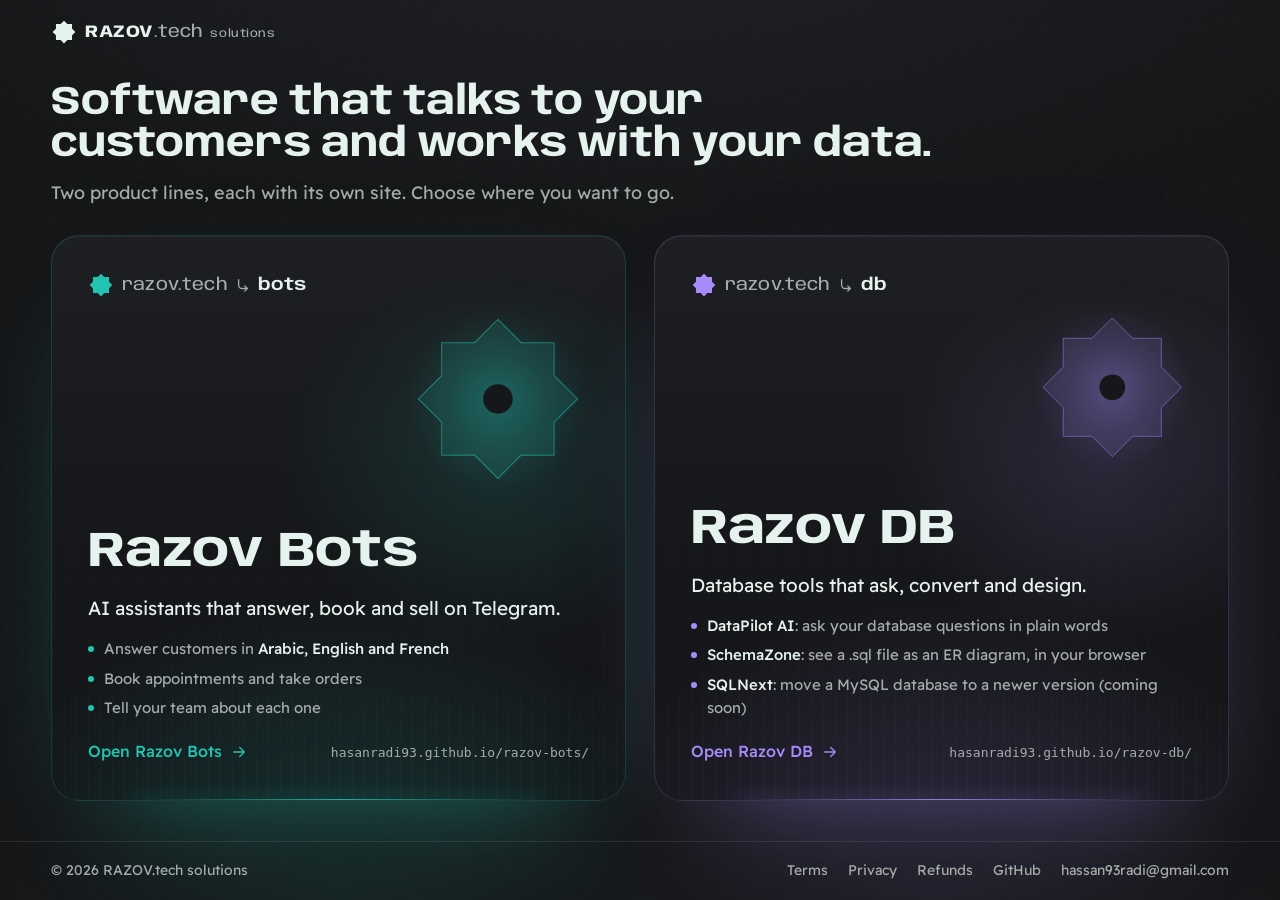
<file: index.html>
<!doctype html>
<html lang="en">
<head>
  <meta charset="utf-8">
  <meta name="viewport" content="width=device-width, initial-scale=1">
  <title>RAZOV.tech solutions | Razov Bots and Razov DB</title>
  <meta name="description" content="RAZOV.tech solutions makes AI assistants that answer, book and sell on Telegram (Razov Bots), and database tools that ask, convert and design (Razov DB: DataPilot AI, SchemaZone and SQLNext).">
  <link rel="canonical" href="https://hasanradi93.github.io/">
  <meta name="color-scheme" content="dark">
  <meta name="theme-color" content="#111214">
  <link rel="icon" href="favicon.svg" type="image/svg+xml">
  <link rel="apple-touch-icon" href="assets/img/apple-touch-icon.png">
  <meta property="og:type" content="website">
  <meta property="og:site_name" content="RAZOV.tech solutions">
  <meta property="og:title" content="RAZOV.tech solutions: Razov Bots and Razov DB">
  <meta property="og:description" content="AI assistants that answer, book and sell on Telegram, and database tools that ask, convert and design.">
  <meta property="og:url" content="https://hasanradi93.github.io/">
  <meta name="twitter:card" content="summary">
  <meta name="twitter:title" content="RAZOV.tech solutions: Razov Bots and Razov DB">
  <meta name="twitter:description" content="AI assistants that answer, book and sell on Telegram, and database tools that ask, convert and design.">
  <link rel="preload" href="assets/fonts/anybody-latin.woff2" as="font" type="font/woff2" crossorigin>
  <link rel="preload" href="assets/fonts/readex-pro-latin.woff2" as="font" type="font/woff2" crossorigin>
  <link rel="stylesheet" href="assets/css/base.css">
  <link rel="stylesheet" href="assets/css/hub.css">
  <script type="application/ld+json">
    {
      "@context": "https://schema.org",
      "@type": "Organization",
      "name": "RAZOV.tech solutions",
      "url": "https://hasanradi93.github.io/",
      "logo": "https://hasanradi93.github.io/assets/img/logo-mark.svg",
      "email": "hassan93radi@gmail.com",
      "sameAs": ["https://github.com/hasanradi93"]
    }
  </script>
</head>
<body class="hub-page">
  <a class="skip-link" href="#main">Skip to content</a>

  <svg class="icon-sprite" aria-hidden="true" focusable="false" xmlns="http://www.w3.org/2000/svg">
    <symbol id="star" viewBox="0 0 32 32"><path fill="currentColor" d="M16 2 20.09 6.11 25.9 6.1 25.89 11.91 30 16 25.89 20.09 25.9 25.9 20.09 25.89 16 30 11.91 25.89 6.1 25.9 6.11 20.09 2 16 6.11 11.91 6.1 6.1 11.91 6.11Z"/></symbol>
    <symbol id="i-arrow" viewBox="0 0 24 24"><path d="M5 12h14M13 6l6 6-6 6"/></symbol>
  </svg>

  <header class="bar">
    <!-- The razov.tech brand, as in Razov Bots' header. At the parent it reads RAZOV.tech solutions. -->
    <a class="brand" href="./">
      <svg class="brand-mark" viewBox="0 0 32 32" aria-hidden="true" focusable="false"><use href="#star"/></svg>
      <span><span class="brand-name">Razov</span><span class="brand-tld">.tech</span> <span class="brand-sub">solutions</span></span>
    </a>
  </header>

  <main id="main" class="hub" aria-labelledby="hub-title">
    <div class="hub__intro">
      <h1 id="hub-title">Software that talks to your customers and works with your data.</h1>
      <p class="hub__lead">Two product lines, each with its own site. Choose where you want to go.</p>
    </div>

    <div class="doors">
      <article class="door door--bots" aria-labelledby="door-bots">
        <p class="door__lockup" aria-hidden="true">
          <svg class="brand-mark" viewBox="0 0 32 32" focusable="false"><use href="#star"/></svg>
          razov.tech
          <svg class="brand-branch" viewBox="0 0 16 16" focusable="false"><path d="M3 2v6a4 4 0 0 0 4 4h6M10 9l3 3-3 3"/></svg>
          <b>bots</b>
        </p>
        <div class="door__light" aria-hidden="true"><svg class="door__star" viewBox="0 0 32 32" focusable="false"><use href="#star"/><circle cx="16" cy="16" r="2.6"/></svg></div>
        <h2 id="door-bots"><a href="/razov-bots/">Razov Bots</a></h2>
        <p class="door__text">AI assistants that answer, book and sell on Telegram.</p>
        <ul class="door__list">
          <li><span>Answer customers in <strong>Arabic, English and French</strong></span></li>
          <li><span>Book appointments and take orders</span></li>
          <li><span>Tell your team about each one</span></li>
        </ul>
        <div class="door__foot">
          <p class="door__go" aria-hidden="true">Open Razov Bots <svg class="icon" viewBox="0 0 24 24" focusable="false"><use href="#i-arrow"/></svg></p>
          <p class="door__path">hasanradi93.github.io/razov-bots/</p>
        </div>
        <span class="door__sill" aria-hidden="true"></span>
      </article>

      <article class="door door--db" aria-labelledby="door-db">
        <p class="door__lockup" aria-hidden="true">
          <svg class="brand-mark" viewBox="0 0 32 32" focusable="false"><use href="#star"/></svg>
          razov.tech
          <svg class="brand-branch" viewBox="0 0 16 16" focusable="false"><path d="M3 2v6a4 4 0 0 0 4 4h6M10 9l3 3-3 3"/></svg>
          <b>db</b>
        </p>
        <div class="door__light" aria-hidden="true"><svg class="door__star" viewBox="0 0 32 32" focusable="false"><use href="#star"/><circle cx="16" cy="16" r="2.6"/></svg></div>
        <h2 id="door-db"><a href="/razov-db/">Razov DB</a></h2>
        <p class="door__text">Database tools that ask, convert and design.</p>
        <ul class="door__list">
          <li><span><strong>DataPilot AI</strong>: ask your database questions in plain words</span></li>
          <li><span><strong>SchemaZone</strong>: see a .sql file as an ER diagram, in your browser</span></li>
          <li><span><strong>SQLNext</strong>: move a MySQL database to a newer version (coming soon)</span></li>
        </ul>
        <div class="door__foot">
          <p class="door__go" aria-hidden="true">Open Razov DB <svg class="icon" viewBox="0 0 24 24" focusable="false"><use href="#i-arrow"/></svg></p>
          <p class="door__path">hasanradi93.github.io/razov-db/</p>
        </div>
        <span class="door__sill" aria-hidden="true"></span>
      </article>
    </div>
  </main>

  <footer class="foot">
    <p>© 2026 RAZOV.tech solutions</p>
    <nav aria-label="Legal and contact">
      <a href="/razov-db/legal.html#terms">Terms</a>
      <a href="/razov-db/legal.html#privacy">Privacy</a>
      <a href="/razov-db/legal.html#refunds">Refunds</a>
      <a href="https://github.com/hasanradi93">GitHub</a>
      <a href="mailto:hassan93radi@gmail.com">hassan93radi@gmail.com</a>
    </nav>
  </footer>
</body>
</html>
</file>
<file: assets/css/base.css>
/* RAZOV.tech solutions hub: fonts, tokens, base, the brand header, buttons, footer.
   Dark only, like Razov Bots. The hub's own look (graphite and two lit doors) is in hub.css. */

/* ---------- Fonts ----------
   The razov.tech brand fonts, served from this site (no third-party request):
   Anybody for display type and the brand, Readex Pro for text. Both are under
   the SIL Open Font License; see assets/fonts/OFL.txt. Same files as Razov Bots. */
@font-face {
  font-family: "Anybody";
  font-style: normal;
  font-weight: 300 900;
  font-stretch: 50% 150%;
  font-display: swap;
  src: url("../fonts/anybody-latin-ext.woff2") format("woff2");
  unicode-range: U+0100-02BA, U+02BD-02C5, U+02C7-02CC, U+02CE-02D7, U+02DD-02FF, U+0304, U+0308, U+0329, U+1D00-1DBF, U+1E00-1E9F, U+1EF2-1EFF, U+2020, U+20A0-20AB, U+20AD-20C4, U+2113, U+2C60-2C7F, U+A720-A7FF;
}

@font-face {
  font-family: "Anybody";
  font-style: normal;
  font-weight: 300 900;
  font-stretch: 50% 150%;
  font-display: swap;
  src: url("../fonts/anybody-latin.woff2") format("woff2");
  unicode-range: U+0000-00FF, U+0131, U+0152-0153, U+02BB-02BC, U+02C6, U+02DA, U+02DC, U+0304, U+0308, U+0329, U+2000-206F, U+20AC, U+2122, U+2191, U+2193, U+2212, U+2215, U+FEFF, U+FFFD;
}

@font-face {
  font-family: "Readex Pro";
  font-style: normal;
  font-weight: 200 700;
  font-display: swap;
  src: url("../fonts/readex-pro-latin-ext.woff2") format("woff2");
  unicode-range: U+0100-02BA, U+02BD-02C5, U+02C7-02CC, U+02CE-02D7, U+02DD-02FF, U+0304, U+0308, U+0329, U+1D00-1DBF, U+1E00-1E9F, U+1EF2-1EFF, U+2020, U+20A0-20AB, U+20AD-20C4, U+2113, U+2C60-2C7F, U+A720-A7FF;
}

@font-face {
  font-family: "Readex Pro";
  font-style: normal;
  font-weight: 200 700;
  font-display: swap;
  src: url("../fonts/readex-pro-latin.woff2") format("woff2");
  unicode-range: U+0000-00FF, U+0131, U+0152-0153, U+02BB-02BC, U+02C6, U+02DA, U+02DC, U+0304, U+0308, U+0329, U+2000-206F, U+20AC, U+2122, U+2191, U+2193, U+2212, U+2215, U+FEFF, U+FFFD;
}

/* ---------- Tokens ---------- */
:root {
  color-scheme: dark;

  /* Graphite, near black and neutral: not Razov DB's navy, not Razov Bots' teal night. */
  --ink: #111214;
  --ink-2: #16171a;
  --ink-3: #1d1f22;
  --line: rgb(230 242 238 / 0.1);
  --line-strong: rgb(230 242 238 / 0.22);

  /* Text. On --ink: mist 16:1, mist-dim 8:1. Where a door's light falls, text stays at
     mist-dim or brighter (measured at 5.7:1 or more, also on hover). */
  --mist: #e6f2ee;
  --mist-dim: #a4ada9;

  /* The two lines, as on their own sites. */
  --teal: #22c3b0;
  --teal-rgb: 34 195 176;
  --violet: #a78bfa;
  --violet-rgb: 167 139 250;

  --focus: #fcd34d;

  --font-display: "Anybody", "Arial Narrow", system-ui, sans-serif;
  --font-text: "Readex Pro", ui-sans-serif, system-ui, -apple-system, "Segoe UI", Roboto, Arial, sans-serif;
  --font-mono: ui-monospace, "Cascadia Code", "SFMono-Regular", Menlo, Consolas, monospace;

  --gutter: clamp(16px, 4vw, 56px);
  --max: 1328px;
  --ease: cubic-bezier(0.22, 0.61, 0.36, 1);
  --ease-out: cubic-bezier(0.16, 1, 0.3, 1);
}

/* ---------- Base ---------- */
*,
*::before,
*::after {
  box-sizing: border-box;
}

html {
  background: var(--ink);
  -webkit-text-size-adjust: 100%;
  text-size-adjust: 100%;
}

body {
  display: flex;
  flex-direction: column;
  min-height: 100vh;
  min-height: 100svh;
  margin: 0;
  background: var(--ink);
  color: var(--mist);
  font-family: var(--font-text);
  font-size: 1rem;
  font-weight: 400;
  line-height: 1.55;
  -webkit-font-smoothing: antialiased;
  -moz-osx-font-smoothing: grayscale;
}

h1,
h2,
h3,
p,
ul {
  margin: 0;
}

h1,
h2,
h3 {
  font-family: var(--font-display);
  font-variation-settings: "wdth" 108;
  font-weight: 650;
  line-height: 1.08;
  letter-spacing: -0.005em;
  text-wrap: balance;
}

a {
  color: inherit;
}

svg {
  display: block;
}

:focus-visible {
  outline: 3px solid var(--focus);
  outline-offset: 3px;
  border-radius: 4px;
}

.visually-hidden {
  position: absolute !important;
  width: 1px;
  height: 1px;
  margin: -1px;
  padding: 0;
  overflow: hidden;
  clip: rect(0 0 0 0);
  white-space: nowrap;
  border: 0;
}

.skip-link {
  position: absolute;
  top: 12px;
  left: 12px;
  z-index: 100;
  padding: 10px 16px;
  border-radius: 10px;
  background: var(--mist);
  color: var(--ink);
  font-weight: 500;
  text-decoration: none;
  transform: translateY(-160%);
  transition: transform 0.2s var(--ease);
}

.skip-link:focus {
  transform: none;
}

.icon-sprite {
  position: absolute;
  width: 0;
  height: 0;
  overflow: hidden;
}

/* ---------- Header: the razov.tech brand ----------
   The same lockup as Razov Bots' header (star, Anybody, wdth 112, 650,
   1.0625rem, 0.01em, gap 8px). At the parent it reads RAZOV.tech solutions:
   RAZOV bright and bold, .tech dimmer, "solutions" small. The star is light. */
.bar {
  position: relative;
  z-index: 10;
  display: flex;
  align-items: center;
  gap: 24px;
  padding: 10px var(--gutter);
  padding-top: max(10px, env(safe-area-inset-top));
}

.brand {
  display: inline-flex;
  align-items: center;
  gap: 8px;
  min-height: 44px;
  color: var(--mist);
  text-decoration: none;
  font-family: var(--font-display);
  font-variation-settings: "wdth" 112;
  font-weight: 650;
  font-size: 1.0625rem;
  letter-spacing: 0.01em;
  line-height: 1.2;
  white-space: nowrap;
}

.brand-mark {
  flex: none;
  width: 26px;
  height: 26px;
  color: var(--mist);
  transition: transform 0.8s var(--ease-out);
}

.brand:hover .brand-mark,
.brand:focus-visible .brand-mark {
  transform: rotate(45deg);
}

.brand-name {
  font-weight: 760;
  text-transform: uppercase;
  letter-spacing: 0.03em;
}

.brand-tld {
  color: var(--mist-dim);
  font-weight: 450;
}

.brand-sub {
  margin-left: 0.15em;
  color: var(--mist-dim);
  font-size: 0.66em;
  font-weight: 450;
  letter-spacing: 0.05em;
}

@media (max-width: 360px) {
  .brand {
    gap: 6px;
    font-size: 0.9375rem;
  }
}

/* ---------- Buttons (404 page) ---------- */
.btn {
  display: inline-flex;
  align-items: center;
  justify-content: center;
  gap: 8px;
  min-height: 48px;
  padding: 12px 22px;
  border: 1px solid transparent;
  border-radius: 999px;
  font-family: var(--font-text);
  font-size: 1rem;
  font-weight: 500;
  line-height: 1.2;
  text-decoration: none;
  transition: background-color 0.2s, border-color 0.2s, color 0.2s;
}

.btn--primary {
  background: var(--mist);
  color: var(--ink);
}

.btn--primary:hover {
  background: #ffffff;
}

.btn--ghost {
  border-color: var(--line-strong);
  color: var(--mist);
}

.btn--ghost:hover {
  border-color: var(--mist-dim);
}

.btn .icon {
  width: 18px;
  height: 18px;
  fill: none;
  stroke: currentColor;
  stroke-width: 1.8;
  stroke-linecap: round;
  stroke-linejoin: round;
}

/* ---------- Footer ---------- */
.foot {
  position: relative;
  z-index: 1;
  display: flex;
  flex-wrap: wrap;
  align-items: center;
  justify-content: space-between;
  gap: 6px 24px;
  padding: 14px var(--gutter);
  padding-bottom: max(14px, env(safe-area-inset-bottom));
  border-top: 1px solid var(--line);
  color: var(--mist-dim);
  font-size: 0.875rem;
}

.foot nav {
  display: flex;
  flex-wrap: wrap;
  gap: 0 20px;
}

.foot a {
  display: inline-block;
  padding-block: 4px;
  color: var(--mist-dim);
  text-decoration: none;
  transition: color 0.2s;
}

.foot a:hover {
  color: var(--mist);
  text-decoration: underline;
  text-underline-offset: 4px;
  text-decoration-thickness: 1px;
}

@media (prefers-reduced-motion: reduce) {
  *,
  *::before,
  *::after {
    animation-duration: 0.01ms !important;
    animation-iteration-count: 1 !important;
    transition-duration: 0.01ms !important;
  }
}
</file>
<file: assets/css/hub.css>
/* RAZOV.tech solutions hub: one screen, two doors (Razov Bots and Razov DB).
   The hub's own look: a calm graphite room, and each door a large panel lit
   from within by its line's colour, with the light spilling under it onto the
   floor. CSS only: no canvas, no WebGL, no script. Builds on base.css. */

/* ---------- The room ---------- */
.hub-page {
  background:
    /* the light from the two doors, on the floor */
    radial-gradient(38% 26% at 27% 100%, rgb(var(--teal-rgb) / 0.075), transparent 70%),
    radial-gradient(38% 26% at 73% 100%, rgb(var(--violet-rgb) / 0.075), transparent 70%),
    /* a little lighter at the ceiling */
    radial-gradient(90% 55% at 50% -12%, #1c1d21, transparent 70%),
    var(--ink);
}

/* Fine grain, so the graphite reads as a surface and not as a flat fill. */
.hub-page::before {
  content: "";
  position: fixed;
  inset: 0;
  z-index: 0;
  pointer-events: none;
  opacity: 0.05;
  background-image: url("data:image/svg+xml,%3Csvg xmlns='http://www.w3.org/2000/svg' width='160' height='160'%3E%3Cfilter id='n'%3E%3CfeTurbulence type='fractalNoise' baseFrequency='.9' numOctaves='2' stitchTiles='stitch'/%3E%3CfeColorMatrix values='0 0 0 0 1 0 0 0 0 1 0 0 0 0 1 0 0 0 .9 0'/%3E%3C/filter%3E%3Crect width='160' height='160' filter='url(%23n)'/%3E%3C/svg%3E");
}

/* ---------- Layout: header, intro, doors, footer in one screen ---------- */
.hub {
  position: relative;
  z-index: 1;
  display: flex;
  flex: 1 0 auto;
  flex-direction: column;
  justify-content: center;
  gap: clamp(20px, 3.2vh, 36px);
  width: min(100% - 2 * var(--gutter), var(--max));
  margin-inline: auto;
  padding-block: clamp(8px, 2vh, 24px) clamp(24px, 4.5vh, 48px);
}

.hub__intro {
  display: grid;
  gap: 12px;
  max-width: 980px;
}

.hub h1 {
  font-size: clamp(1.75rem, 1.1rem + 1.8vw, 2.5rem);
  font-weight: 700;
  line-height: 1.06;
}

.hub__lead {
  max-width: 660px;
  color: var(--mist-dim);
  font-size: clamp(1rem, 0.96rem + 0.25vw, 1.125rem);
}

.hub__ctas {
  display: flex;
  flex-wrap: wrap;
  gap: 12px;
  margin-top: 16px;
}

/* ---------- The doors ---------- */
.doors {
  display: grid;
  flex: 1 1 auto;
  grid-template-columns: repeat(2, minmax(0, 1fr));
  gap: clamp(16px, 2.2vw, 32px);
  max-height: 600px;
}

.door--bots {
  --c: var(--teal-rgb);
  --accent: var(--teal);
}

.door--db {
  --c: var(--violet-rgb);
  --accent: var(--violet);
}

.door {
  position: relative;
  isolation: isolate;
  display: flex;
  flex-direction: column;
  gap: 14px;
  min-width: 0;
  padding: clamp(24px, 2.8vw, 44px);
  overflow: hidden;
  border: 1px solid rgb(var(--c) / 0.2);
  border-radius: 28px;
  background: linear-gradient(180deg, var(--ink-3), var(--ink-2) 55%, #141518);
  box-shadow:
    inset 0 1px 0 rgb(255 255 255 / 0.05),
    0 46px 110px -64px rgb(var(--c) / 0.6);
  transition: border-color 0.5s var(--ease), box-shadow 0.5s var(--ease), transform 0.5s var(--ease);
}

/* The light inside the door: low and wide, as if behind frosted glass.
   It breathes slowly, and brightens a little on hover. */
.door::before {
  content: "";
  position: absolute;
  inset: 0;
  z-index: -2;
  background:
    radial-gradient(55% 48% at 78% 40%, rgb(var(--c) / 0.16), transparent 70%),
    radial-gradient(85% 62% at 50% 112%, rgb(var(--c) / 0.2), rgb(var(--c) / 0.07) 52%, transparent 78%);
  opacity: 0.85;
  transition: opacity 0.6s var(--ease);
}

/* Reeded glass: faint vertical flutes, strongest where the light is. */
.door::after {
  content: "";
  position: absolute;
  inset: 0;
  z-index: -1;
  background: repeating-linear-gradient(90deg, rgb(255 255 255 / 0.022) 0 1px, transparent 1px 12px);
  -webkit-mask-image: linear-gradient(to top, #000, transparent 75%);
  mask-image: linear-gradient(to top, #000, transparent 75%);
  pointer-events: none;
}

/* The light under the door: a thin bright line along the threshold. */
.door__sill {
  position: absolute;
  right: 14%;
  bottom: 0;
  left: 14%;
  z-index: -1;
  height: 1px;
  background: linear-gradient(90deg, transparent, rgb(var(--c) / 0.85), transparent);
  box-shadow: 0 0 18px 1px rgb(var(--c) / 0.45);
}

/* The line's star, as a window in the frosted glass with the light behind it:
   a faint fill, a lit edge and a halo. It takes the free height of the door. */
.door__light {
  display: flex;
  flex: 1 1 0;
  align-items: center;
  justify-content: flex-end;
  min-height: 0;
  margin-block: -4px;
}

.door__star {
  width: auto;
  height: min(100%, 220px);
  aspect-ratio: 1;
  overflow: visible;
  color: rgb(var(--c) / 0.12);
  stroke: rgb(var(--c) / 0.55);
  stroke-width: 0.18;
  border-radius: 50%;
  background: radial-gradient(closest-side, rgb(var(--c) / 0.3), rgb(var(--c) / 0.1) 55%, transparent);
  transition: transform 1.2s var(--ease-out), color 0.6s var(--ease);
}

.door__star circle {
  fill: var(--ink-2);
  stroke: none;
}

.door:hover,
.door:focus-within {
  border-color: rgb(var(--c) / 0.42);
  box-shadow:
    inset 0 1px 0 rgb(255 255 255 / 0.06),
    0 46px 120px -56px rgb(var(--c) / 0.75);
}

.door:hover::before,
.door:focus-within::before {
  opacity: 1;
}

.door:hover .door__star,
.door:focus-within .door__star {
  transform: rotate(45deg);
  color: rgb(var(--c) / 0.18);
}

@media (prefers-reduced-motion: no-preference) {
  .door::before {
    animation: door-breathe 7s ease-in-out infinite alternate;
  }

  .door--db::before {
    animation-delay: -3.5s;
  }

  .door:hover::before,
  .door:focus-within::before {
    animation-play-state: paused;
  }

  .hub__intro,
  .door {
    animation: hub-rise 0.9s var(--ease-out) both;
  }

  .door--bots { animation-delay: 0.1s; }
  .door--db { animation-delay: 0.2s; }
}

@keyframes door-breathe {
  from { opacity: 0.7; }
  to { opacity: 1; }
}

@keyframes hub-rise {
  from { opacity: 0; transform: translateY(12px); }
  to { opacity: 1; transform: none; }
}

/* The line's own lockup, as in its site header: star, razov.tech, branch, leaf. */
.door__lockup {
  display: inline-flex;
  align-items: center;
  gap: 8px;
  color: var(--mist-dim);
  font-family: var(--font-display);
  font-variation-settings: "wdth" 112;
  font-weight: 450;
  font-size: 1.0625rem;
  letter-spacing: 0.01em;
  line-height: 1.2;
  white-space: nowrap;
}

.door__lockup .brand-mark {
  color: var(--accent);
}

.door__lockup .brand-branch {
  flex: none;
  width: 14px;
  height: 14px;
  fill: none;
  stroke: var(--mist-dim);
  stroke-width: 1.5;
  stroke-linecap: round;
  stroke-linejoin: round;
}

.door__lockup b {
  color: var(--mist);
  font-weight: 650;
}

.door:hover .door__lockup .brand-mark,
.door:focus-within .door__lockup .brand-mark {
  transform: rotate(45deg);
}

.door h2 {
  margin-top: auto;
  padding-top: clamp(8px, 3vh, 40px);
  font-size: clamp(2rem, 1.3rem + 2.2vw, 3.25rem);
  font-variation-settings: "wdth" 112;
  font-weight: 720;
}

/* The heading link covers the whole door, so the door is one click target. */
.door h2 a {
  color: inherit;
  text-decoration: none;
}

.door h2 a::after {
  content: "";
  position: absolute;
  inset: 0;
  z-index: 1;
  border-radius: inherit;
}

.door h2 a:focus-visible {
  outline: none;
}

.door:has(h2 a:focus-visible) {
  outline: 3px solid var(--focus);
  outline-offset: 4px;
}

.door__text {
  color: var(--mist);
  font-size: clamp(1rem, 0.95rem + 0.3vw, 1.1875rem);
}

.door__list {
  display: grid;
  gap: 6px;
  padding: 0;
  list-style: none;
  color: var(--mist-dim);
  font-size: 0.9375rem;
}

.door__list li {
  display: flex;
  gap: 10px;
  align-items: baseline;
}

.door__list li::before {
  content: "";
  flex: none;
  width: 6px;
  height: 6px;
  border-radius: 50%;
  background: var(--accent);
  transform: translateY(-2px);
}

.door__list strong {
  color: var(--mist);
  font-weight: 500;
}

.door__foot {
  display: flex;
  flex-wrap: wrap;
  align-items: baseline;
  justify-content: space-between;
  gap: 4px 16px;
  padding-top: 6px;
}

.door__go {
  display: inline-flex;
  align-items: center;
  gap: 8px;
  color: var(--accent);
  font-weight: 500;
}

.door__go .icon {
  width: 18px;
  height: 18px;
  fill: none;
  stroke: currentColor;
  stroke-width: 1.8;
  stroke-linecap: round;
  stroke-linejoin: round;
  transition: transform 0.3s var(--ease);
}

.door:hover .door__go .icon {
  transform: translateX(4px);
}

.door__path {
  color: var(--mist-dim);
  font-family: var(--font-mono);
  font-size: 0.8125rem;
}

/* Short desktop windows: tighter, so the page still fits without scrolling. */
@media (min-width: 761px) and (max-height: 760px) {
  .door {
    gap: 10px;
  }

  .door__list {
    gap: 2px;
  }

  .hub h1 {
    font-size: clamp(1.6rem, 1rem + 1.6vw, 2.25rem);
  }
}

/* Phones and narrow windows: the doors stack and the page scrolls. */
@media (max-width: 760px) {
  .doors {
    grid-template-columns: 1fr;
    max-height: none;
  }

  .door {
    min-height: 0;
  }

  .door h2 {
    padding-top: 18px;
  }

  .door__light {
    position: absolute;
    top: 18px;
    right: 18px;
    width: 76px;
    height: 76px;
    margin: 0;
  }

  .door__star {
    height: 100%;
  }
}

/* ---------- Forwarder pages (old addresses) ---------- */
.moved {
  display: grid;
  flex: 1 0 auto;
  place-items: center;
  padding: 24px 16px;
}

.moved__box {
  display: grid;
  justify-items: center;
  gap: 12px;
  max-width: 34rem;
  padding: 32px 28px;
  border: 1px solid var(--line);
  border-radius: 20px;
  background: var(--ink-2);
  text-align: center;
}

.moved__box .brand-mark {
  color: var(--mist);
}

.moved h1 {
  font-size: clamp(1.4rem, 1.2rem + 1vw, 1.75rem);
}

.moved p {
  color: var(--mist-dim);
}

.moved a {
  color: var(--mist);
  text-underline-offset: 3px;
  overflow-wrap: anywhere;
}
</file>
